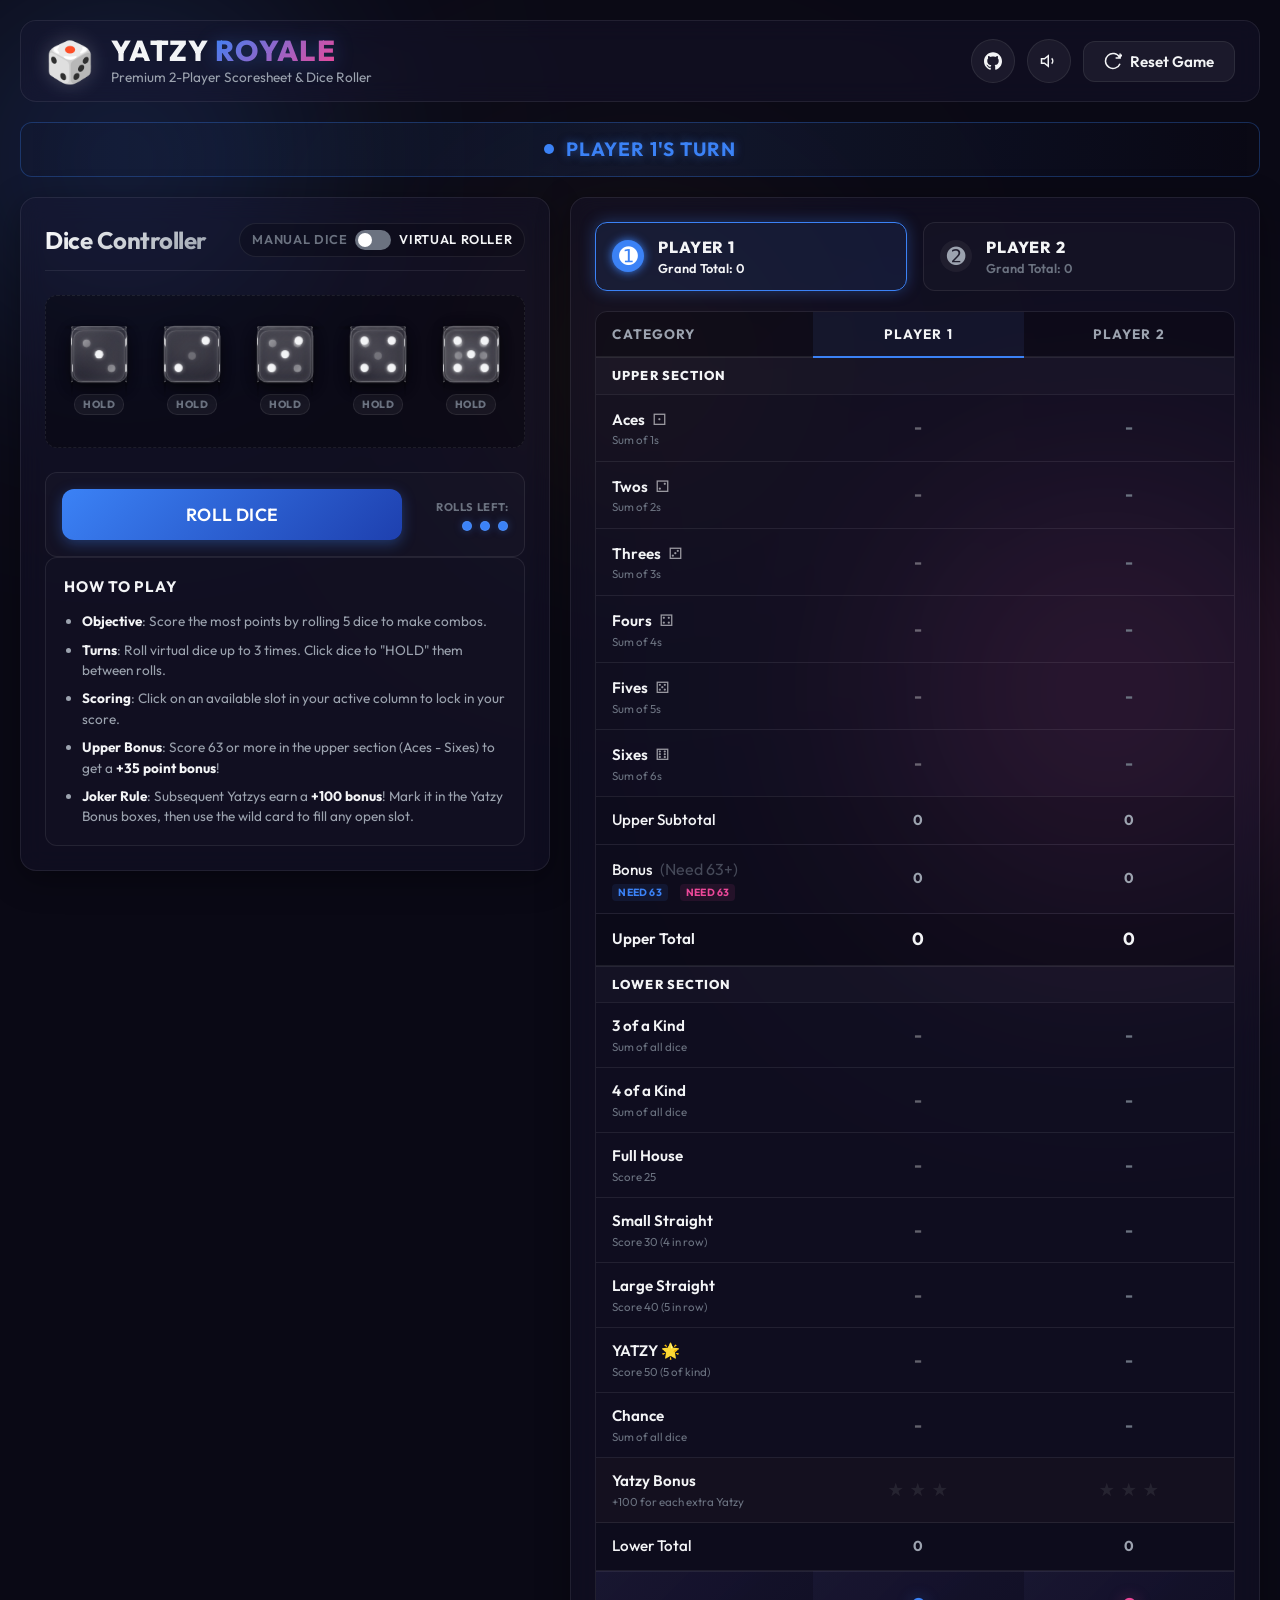
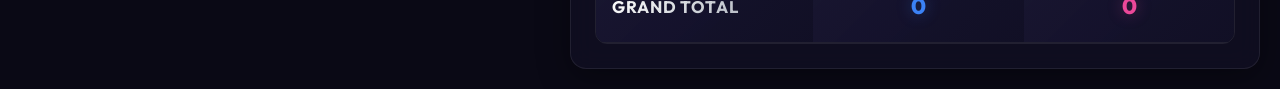
<file: index.html>
<!DOCTYPE html>
<html lang="en">
<head>
  <meta charset="UTF-8">
  <meta name="viewport" content="width=device-width, initial-scale=1.0">
  <title>Yatzy Royale - Premium 2-Player Scoresheet</title>
  <!-- SEO & Social Meta Tags -->
  <meta name="description" content="A gorgeous, fully automated 2-player Yatzy scoresheet and virtual roller. Experience dark-mode aesthetics, custom sound effects, 3D CSS dice, and auto-score calculation.">
  <meta name="keywords" content="yatzy, scoresheet, dice, two player, board game, scores, auto calculator">
  <!-- Google Fonts -->
  <link rel="preconnect" href="https://fonts.googleapis.com">
  <link rel="preconnect" href="https://fonts.gstatic.com" crossorigin>
  <link href="https://fonts.googleapis.com/css2?family=Outfit:wght@300;400;500;600;700;800&family=Plus+Jakarta+Sans:wght@400;500;600;700&display=swap" rel="stylesheet">
  
  <!-- PWA Meta Tags & Manifest -->
  <link rel="manifest" href="manifest.json">
  <meta name="theme-color" content="#09090e">
  <meta name="mobile-web-app-capable" content="yes">
  <meta name="apple-mobile-web-app-capable" content="yes">
  <meta name="apple-mobile-web-app-status-bar-style" content="black-translucent">
  <meta name="apple-mobile-web-app-title" content="Yatzy Royale">
  <link rel="apple-touch-icon" href="src/assets/icon-192.png">
  <link rel="icon" type="image/png" href="src/assets/icon-192.png">
  
  <link rel="stylesheet" href="src/styles/styles.css">
</head>
<body>
  <!-- Ambient Background Gradients -->
  <div class="ambient-glow glow-1"></div>
  <div class="ambient-glow glow-2"></div>
  <div class="ambient-glow glow-3"></div>

  <div class="app-container">
    <!-- Header -->
    <header class="app-header">
      <div class="logo-area">
        <span class="logo-icon">🎲</span>
        <div>
          <h1>YATZY <span class="accent-text">ROYALE</span></h1>
          <p class="subtitle">Premium 2-Player Scoresheet &amp; Dice Roller</p>
        </div>
      </div>
      <div class="header-actions">
        <a href="https://github.com/clmcgrath/yatzy-royale" target="_blank" rel="noopener noreferrer" class="btn btn-icon" title="View Source on GitHub">
          <svg class="icon" viewBox="0 0 24 24" fill="currentColor">
            <path d="M12 .297c-6.63 0-12 5.373-12 12 0 5.303 3.438 9.8 8.205 11.385.6.113.82-.258.82-.577 0-.285-.01-1.04-.015-2.04-3.338.724-4.042-1.61-4.042-1.61C4.422 18.07 3.633 17.7 3.633 17.7c-1.087-.744.084-.729.084-.729 1.205.084 1.838 1.236 1.838 1.236 1.07 1.835 2.809 1.305 3.495.998.108-.776.417-1.305.76-1.605-2.665-.3-5.466-1.332-5.466-5.93 0-1.31.465-2.38 1.235-3.22-.135-.303-.54-1.523.105-3.176 0 0 1.005-.322 3.3 1.23.96-.267 1.98-.399 3-.405 1.02.006 2.04.138 3 .405 2.28-1.552 3.285-1.23 3.285-1.23.645 1.653.24 2.873.12 3.176.765.84 1.23 1.91 1.23 3.22 0 4.61-2.805 5.625-5.475 5.92.42.36.81 1.096.81 2.22 0 1.606-.015 2.896-.015 3.286 0 .315.21.69.825.57C20.565 22.092 24 17.592 24 12.297c0-6.627-5.373-12-12-12"/>
          </svg>
        </a>
        <button id="sound-toggle" class="btn btn-icon" title="Toggle Sound">
          <svg class="icon" viewBox="0 0 24 24" fill="none" stroke="currentColor" stroke-width="2">
            <path id="sound-icon-path" d="M11 5L6 9H2v6h4l5 4V5zM15.54 8.46a5 5 0 0 1 0 7.07" />
          </svg>
        </button>
        <button id="new-game-btn" class="btn btn-secondary">
          <svg class="icon" viewBox="0 0 24 24" fill="none" stroke="currentColor" stroke-width="2">
            <path d="M21.5 2v6h-6M21.34 15.57a10 10 0 1 1-.57-8.38l5.67-5.67"/>
          </svg>
          Reset Game
        </button>
      </div>
    </header>

    <!-- Turn Banner Indicator -->
    <section class="turn-banner" id="turn-banner">
      <div class="turn-content">
        <div class="active-indicator"></div>
        <span id="turn-text">Player 1's Turn</span>
      </div>
    </section>

    <!-- Main Workspace Layout -->
    <main class="game-layout">
      <!-- Left Column: Controller / Dice Tray -->
      <section class="dice-section card">
        <div class="card-header">
          <h2>Dice Controller</h2>
          <div class="mode-toggle">
            <span class="toggle-label">Manual Dice</span>
            <label class="switch">
              <input type="checkbox" id="mode-checkbox">
              <span class="slider"></span>
            </label>
            <span class="toggle-label active">Virtual Roller</span>
          </div>
        </div>

        <!-- Virtual Roller Container -->
        <div id="virtual-roller-container" class="virtual-roller-container">
          <!-- 3D Dice Tray -->
          <div class="dice-tray" id="dice-tray">
            <!-- Die 1 -->
            <div class="die-wrapper" data-index="0">
              <div class="die-cube" id="die-0">
                <div class="die-face face-1">
                  <div class="dot center"></div>
                </div>
                <div class="die-face face-2">
                  <div class="dot top-right"></div>
                  <div class="dot bottom-left"></div>
                </div>
                <div class="die-face face-3">
                  <div class="dot top-right"></div>
                  <div class="dot center"></div>
                  <div class="dot bottom-left"></div>
                </div>
                <div class="die-face face-4">
                  <div class="dot top-left"></div>
                  <div class="dot top-right"></div>
                  <div class="dot bottom-left"></div>
                  <div class="dot bottom-right"></div>
                </div>
                <div class="die-face face-5">
                  <div class="dot top-left"></div>
                  <div class="dot top-right"></div>
                  <div class="dot center"></div>
                  <div class="dot bottom-left"></div>
                  <div class="dot bottom-right"></div>
                </div>
                <div class="die-face face-6">
                  <div class="dot top-left"></div>
                  <div class="dot top-right"></div>
                  <div class="dot middle-left"></div>
                  <div class="dot middle-right"></div>
                  <div class="dot bottom-left"></div>
                  <div class="dot bottom-right"></div>
                </div>
              </div>
              <div class="hold-badge">HOLD</div>
            </div>

            <!-- Die 2 -->
            <div class="die-wrapper" data-index="1">
              <div class="die-cube" id="die-1">
                <div class="die-face face-1">
                  <div class="dot center"></div>
                </div>
                <div class="die-face face-2">
                  <div class="dot top-right"></div>
                  <div class="dot bottom-left"></div>
                </div>
                <div class="die-face face-3">
                  <div class="dot top-right"></div>
                  <div class="dot center"></div>
                  <div class="dot bottom-left"></div>
                </div>
                <div class="die-face face-4">
                  <div class="dot top-left"></div>
                  <div class="dot top-right"></div>
                  <div class="dot bottom-left"></div>
                  <div class="dot bottom-right"></div>
                </div>
                <div class="die-face face-5">
                  <div class="dot top-left"></div>
                  <div class="dot top-right"></div>
                  <div class="dot center"></div>
                  <div class="dot bottom-left"></div>
                  <div class="dot bottom-right"></div>
                </div>
                <div class="die-face face-6">
                  <div class="dot top-left"></div>
                  <div class="dot top-right"></div>
                  <div class="dot middle-left"></div>
                  <div class="dot middle-right"></div>
                  <div class="dot bottom-left"></div>
                  <div class="dot bottom-right"></div>
                </div>
              </div>
              <div class="hold-badge">HOLD</div>
            </div>

            <!-- Die 3 -->
            <div class="die-wrapper" data-index="2">
              <div class="die-cube" id="die-2">
                <div class="die-face face-1">
                  <div class="dot center"></div>
                </div>
                <div class="die-face face-2">
                  <div class="dot top-right"></div>
                  <div class="dot bottom-left"></div>
                </div>
                <div class="die-face face-3">
                  <div class="dot top-right"></div>
                  <div class="dot center"></div>
                  <div class="dot bottom-left"></div>
                </div>
                <div class="die-face face-4">
                  <div class="dot top-left"></div>
                  <div class="dot top-right"></div>
                  <div class="dot bottom-left"></div>
                  <div class="dot bottom-right"></div>
                </div>
                <div class="die-face face-5">
                  <div class="dot top-left"></div>
                  <div class="dot top-right"></div>
                  <div class="dot center"></div>
                  <div class="dot bottom-left"></div>
                  <div class="dot bottom-right"></div>
                </div>
                <div class="die-face face-6">
                  <div class="dot top-left"></div>
                  <div class="dot top-right"></div>
                  <div class="dot middle-left"></div>
                  <div class="dot middle-right"></div>
                  <div class="dot bottom-left"></div>
                  <div class="dot bottom-right"></div>
                </div>
              </div>
              <div class="hold-badge">HOLD</div>
            </div>

            <!-- Die 4 -->
            <div class="die-wrapper" data-index="3">
              <div class="die-cube" id="die-3">
                <div class="die-face face-1">
                  <div class="dot center"></div>
                </div>
                <div class="die-face face-2">
                  <div class="dot top-right"></div>
                  <div class="dot bottom-left"></div>
                </div>
                <div class="die-face face-3">
                  <div class="dot top-right"></div>
                  <div class="dot center"></div>
                  <div class="dot bottom-left"></div>
                </div>
                <div class="die-face face-4">
                  <div class="dot top-left"></div>
                  <div class="dot top-right"></div>
                  <div class="dot bottom-left"></div>
                  <div class="dot bottom-right"></div>
                </div>
                <div class="die-face face-5">
                  <div class="dot top-left"></div>
                  <div class="dot top-right"></div>
                  <div class="dot center"></div>
                  <div class="dot bottom-left"></div>
                  <div class="dot bottom-right"></div>
                </div>
                <div class="die-face face-6">
                  <div class="dot top-left"></div>
                  <div class="dot top-right"></div>
                  <div class="dot middle-left"></div>
                  <div class="dot middle-right"></div>
                  <div class="dot bottom-left"></div>
                  <div class="dot bottom-right"></div>
                </div>
              </div>
              <div class="hold-badge">HOLD</div>
            </div>

            <!-- Die 5 -->
            <div class="die-wrapper" data-index="4">
              <div class="die-cube" id="die-4">
                <div class="die-face face-1">
                  <div class="dot center"></div>
                </div>
                <div class="die-face face-2">
                  <div class="dot top-right"></div>
                  <div class="dot bottom-left"></div>
                </div>
                <div class="die-face face-3">
                  <div class="dot top-right"></div>
                  <div class="dot center"></div>
                  <div class="dot bottom-left"></div>
                </div>
                <div class="die-face face-4">
                  <div class="dot top-left"></div>
                  <div class="dot top-right"></div>
                  <div class="dot bottom-left"></div>
                  <div class="dot bottom-right"></div>
                </div>
                <div class="die-face face-5">
                  <div class="dot top-left"></div>
                  <div class="dot top-right"></div>
                  <div class="dot center"></div>
                  <div class="dot bottom-left"></div>
                  <div class="dot bottom-right"></div>
                </div>
                <div class="die-face face-6">
                  <div class="dot top-left"></div>
                  <div class="dot top-right"></div>
                  <div class="dot middle-left"></div>
                  <div class="dot middle-right"></div>
                  <div class="dot bottom-left"></div>
                  <div class="dot bottom-right"></div>
                </div>
              </div>
              <div class="hold-badge">HOLD</div>
            </div>
          </div>

          <!-- Roll Control Panel -->
          <div class="roll-control">
            <button id="roll-btn" class="btn btn-primary btn-large">
              <span>ROLL DICE</span>
            </button>
            <div class="rolls-left">
              <span class="rolls-left-title">Rolls Left:</span>
              <div class="rolls-dots" id="rolls-dots">
                <span class="roll-dot active"></span>
                <span class="roll-dot active"></span>
                <span class="roll-dot active"></span>
              </div>
            </div>
          </div>
        </div>

        <!-- Manual Mode Tutorial/Banner (Hidden initially) -->
        <div id="manual-mode-banner" class="manual-mode-banner hidden">
          <p>💡 <strong>Manual Scoring Mode Active</strong></p>
          <p>Roll your real physical dice, click any open score box in your column, and enter your score. Tap any value to log it.</p>
        </div>

        <!-- Instructions Panel -->
        <div class="instructions-panel">
          <h3>How to Play</h3>
          <ul>
            <li><strong>Objective</strong>: Score the most points by rolling 5 dice to make combos.</li>
            <li><strong>Turns</strong>: Roll virtual dice up to 3 times. Click dice to "HOLD" them between rolls.</li>
            <li><strong>Scoring</strong>: Click on an available slot in your active column to lock in your score.</li>
            <li><strong>Upper Bonus</strong>: Score 63 or more in the upper section (Aces - Sixes) to get a <strong>+35 point bonus</strong>!</li>
            <li><strong>Joker Rule</strong>: Subsequent Yatzys earn a <strong>+100 bonus</strong>! Mark it in the Yatzy Bonus boxes, then use the wild card to fill any open slot.</li>
          </ul>
        </div>
      </section>

      <!-- Right Column: Scoresheet -->
      <section class="scoresheet-section card">
        <!-- Player Titles & Quick Stats -->
        <div class="players-header">
          <div class="player-heading p1-accent" id="p1-card">
            <span class="p-avatar">➊</span>
            <div>
              <h3>PLAYER 1</h3>
              <p class="grand-total-preview" id="p1-preview-total">Grand Total: 0</p>
            </div>
          </div>
          <div class="player-heading p2-accent" id="p2-card">
            <span class="p-avatar">➋</span>
            <div>
              <h3>PLAYER 2</h3>
              <p class="grand-total-preview" id="p2-preview-total">Grand Total: 0</p>
            </div>
          </div>
        </div>

        <!-- The Table -->
        <div class="table-wrapper">
          <table class="scoresheet-table">
            <thead>
              <tr>
                <th>Category</th>
                <th class="player-col-header active" id="p1-col-header">Player 1</th>
                <th class="player-col-header" id="p2-col-header">Player 2</th>
              </tr>
            </thead>
            <tbody>
              <!-- UPPER SECTION -->
              <tr class="section-title-row">
                <td colspan="3">Upper Section</td>
              </tr>
              <tr class="score-row" data-category="aces">
                <td>
                  <span class="category-name">Aces <span>⚀</span></span>
                  <span class="category-description">Sum of 1s</span>
                </td>
                <td class="score-cell p1-cell" data-player="0" id="cell-0-aces">-</td>
                <td class="score-cell p2-cell" data-player="1" id="cell-1-aces">-</td>
              </tr>
              <tr class="score-row" data-category="twos">
                <td>
                  <span class="category-name">Twos <span>⚁</span></span>
                  <span class="category-description">Sum of 2s</span>
                </td>
                <td class="score-cell p1-cell" data-player="0" id="cell-0-twos">-</td>
                <td class="score-cell p2-cell" data-player="1" id="cell-1-twos">-</td>
              </tr>
              <tr class="score-row" data-category="threes">
                <td>
                  <span class="category-name">Threes <span>⚂</span></span>
                  <span class="category-description">Sum of 3s</span>
                </td>
                <td class="score-cell p1-cell" data-player="0" id="cell-0-threes">-</td>
                <td class="score-cell p2-cell" data-player="1" id="cell-1-threes">-</td>
              </tr>
              <tr class="score-row" data-category="fours">
                <td>
                  <span class="category-name">Fours <span>⚃</span></span>
                  <span class="category-description">Sum of 4s</span>
                </td>
                <td class="score-cell p1-cell" data-player="0" id="cell-0-fours">-</td>
                <td class="score-cell p2-cell" data-player="1" id="cell-1-fours">-</td>
              </tr>
              <tr class="score-row" data-category="fives">
                <td>
                  <span class="category-name">Fives <span>⚄</span></span>
                  <span class="category-description">Sum of 5s</span>
                </td>
                <td class="score-cell p1-cell" data-player="0" id="cell-0-fives">-</td>
                <td class="score-cell p2-cell" data-player="1" id="cell-1-fives">-</td>
              </tr>
              <tr class="score-row" data-category="sixes">
                <td>
                  <span class="category-name">Sixes <span>⚅</span></span>
                  <span class="category-description">Sum of 6s</span>
                </td>
                <td class="score-cell p1-cell" data-player="0" id="cell-0-sixes">-</td>
                <td class="score-cell p2-cell" data-player="1" id="cell-1-sixes">-</td>
              </tr>
              <!-- UPPER CALCS -->
              <tr class="calc-row">
                <td>
                  <span class="category-name font-medium">Upper Subtotal</span>
                </td>
                <td class="calc-cell" id="subtotal-0">0</td>
                <td class="calc-cell" id="subtotal-1">0</td>
              </tr>
              <tr class="calc-row bonus-row">
                <td>
                  <span class="category-name font-medium">Bonus <span class="bonus-hint">(Need 63+)</span></span>
                  <span class="bonus-progress" id="bonus-progress-row">
                    <span class="p1-progress-helper" id="p1-bonus-helper">Need 63</span>
                    <span class="p2-progress-helper" id="p2-bonus-helper">Need 63</span>
                  </span>
                </td>
                <td class="calc-cell" id="bonus-0">0</td>
                <td class="calc-cell" id="bonus-1">0</td>
              </tr>
              <tr class="calc-row total-calc-row">
                <td>
                  <span class="category-name">Upper Total</span>
                </td>
                <td class="calc-cell font-bold" id="uppertotal-0">0</td>
                <td class="calc-cell font-bold" id="uppertotal-1">0</td>
              </tr>

              <!-- LOWER SECTION -->
              <tr class="section-title-row">
                <td colspan="3">Lower Section</td>
              </tr>
              <tr class="score-row" data-category="threeOfKind">
                <td>
                  <span class="category-name">3 of a Kind</span>
                  <span class="category-description">Sum of all dice</span>
                </td>
                <td class="score-cell p1-cell" data-player="0" id="cell-0-threeOfKind">-</td>
                <td class="score-cell p2-cell" data-player="1" id="cell-1-threeOfKind">-</td>
              </tr>
              <tr class="score-row" data-category="fourOfKind">
                <td>
                  <span class="category-name">4 of a Kind</span>
                  <span class="category-description">Sum of all dice</span>
                </td>
                <td class="score-cell p1-cell" data-player="0" id="cell-0-fourOfKind">-</td>
                <td class="score-cell p2-cell" data-player="1" id="cell-1-fourOfKind">-</td>
              </tr>
              <tr class="score-row" data-category="fullHouse">
                <td>
                  <span class="category-name">Full House</span>
                  <span class="category-description">Score 25</span>
                </td>
                <td class="score-cell p1-cell" data-player="0" id="cell-0-fullHouse">-</td>
                <td class="score-cell p2-cell" data-player="1" id="cell-1-fullHouse">-</td>
              </tr>
              <tr class="score-row" data-category="smallStraight">
                <td>
                  <span class="category-name">Small Straight</span>
                  <span class="category-description">Score 30 (4 in row)</span>
                </td>
                <td class="score-cell p1-cell" data-player="0" id="cell-0-smallStraight">-</td>
                <td class="score-cell p2-cell" data-player="1" id="cell-1-smallStraight">-</td>
              </tr>
              <tr class="score-row" data-category="largeStraight">
                <td>
                  <span class="category-name">Large Straight</span>
                  <span class="category-description">Score 40 (5 in row)</span>
                </td>
                <td class="score-cell p1-cell" data-player="0" id="cell-0-largeStraight">-</td>
                <td class="score-cell p2-cell" data-player="1" id="cell-1-largeStraight">-</td>
              </tr>
              <tr class="score-row" data-category="yahtzee">
                <td>
                  <span class="category-name">YATZY 🌟</span>
                  <span class="category-description">Score 50 (5 of kind)</span>
                </td>
                <td class="score-cell p1-cell" data-player="0" id="cell-0-yahtzee">-</td>
                <td class="score-cell p2-cell" data-player="1" id="cell-1-yahtzee">-</td>
              </tr>
              <tr class="score-row" data-category="chance">
                <td>
                  <span class="category-name">Chance</span>
                  <span class="category-description">Sum of all dice</span>
                </td>
                <td class="score-cell p1-cell" data-player="0" id="cell-0-chance">-</td>
                <td class="score-cell p2-cell" data-player="1" id="cell-1-chance">-</td>
              </tr>
              
              <!-- YATZY BONUSES -->
              <tr class="bonus-star-row">
                <td>
                  <span class="category-name">Yatzy Bonus</span>
                  <span class="category-description">+100 for each extra Yatzy</span>
                </td>
                <td class="bonus-stars-cell" data-player="0" id="bonus-stars-0">
                  <div class="stars-container">
                    <span class="star star-dot" data-index="0">★</span>
                    <span class="star star-dot" data-index="1">★</span>
                    <span class="star star-dot" data-index="2">★</span>
                  </div>
                </td>
                <td class="bonus-stars-cell" data-player="1" id="bonus-stars-1">
                  <div class="stars-container">
                    <span class="star star-dot" data-index="0">★</span>
                    <span class="star star-dot" data-index="1">★</span>
                    <span class="star star-dot" data-index="2">★</span>
                  </div>
                </td>
              </tr>

              <!-- LOWER CALCS -->
              <tr class="calc-row">
                <td>
                  <span class="category-name font-medium">Lower Total</span>
                </td>
                <td class="calc-cell" id="lowertotal-0">0</td>
                <td class="calc-cell" id="lowertotal-1">0</td>
              </tr>

              <!-- GRAND TOTALS -->
              <tr class="grand-total-row">
                <td>
                  <span class="category-name font-bold">GRAND TOTAL</span>
                </td>
                <td class="grand-total-cell" id="grandtotal-0">0</td>
                <td class="grand-total-cell" id="grandtotal-1">0</td>
              </tr>
            </tbody>
          </table>
        </div>
      </section>
    </main>
  </div>

  <!-- Manual Entry Number Selector Overlay / Modal -->
  <div class="modal-backdrop hidden" id="manual-modal">
    <div class="modal-card">
      <div class="modal-header">
        <h3 id="modal-title">Enter Score</h3>
        <button class="btn-close" id="modal-close-btn">&times;</button>
      </div>
      <div class="modal-body">
        <p class="modal-info" id="modal-info-text">Choose a score for player 1, category Twos:</p>
        
        <!-- Numeric Picker -->
        <div class="manual-input-container">
          <input type="number" id="manual-score-input" class="manual-input" min="0" max="100" placeholder="0">
        </div>
        
        <!-- Quick Select Preset Scores -->
        <div class="preset-title">Presets for <span id="preset-cat-name">Twos</span>:</div>
        <div class="presets-grid" id="presets-grid">
          <!-- Populated by JS -->
        </div>
      </div>
      <div class="modal-footer">
        <button id="modal-cancel-btn" class="btn btn-secondary">Cancel</button>
        <button id="modal-confirm-btn" class="btn btn-primary">Confirm Score</button>
      </div>
    </div>
  </div>

  <!-- Custom Confirmation Modal -->
  <div class="modal-backdrop hidden" id="confirm-modal">
    <div class="modal-card">
      <div class="modal-header">
        <h3>Reset Match?</h3>
        <button class="btn-close" id="confirm-close-btn">&times;</button>
      </div>
      <div class="modal-body">
        <p class="modal-info" style="margin-bottom: 8px;">Are you sure you want to reset all scores and start a new match? This cannot be undone.</p>
      </div>
      <div class="modal-footer">
        <button id="confirm-cancel-btn" class="btn btn-secondary">Cancel</button>
        <button id="confirm-accept-btn" class="btn btn-primary">Reset Game</button>
      </div>
    </div>
  </div>

  <!-- Custom Score Selection Confirmation Modal -->
  <div class="modal-backdrop hidden" id="score-confirm-modal">
    <div class="modal-card">
      <div class="modal-header">
        <h3>Confirm Score Selection</h3>
        <button class="btn-close" id="score-confirm-close-btn">&times;</button>
      </div>
      <div class="modal-body">
        <p class="modal-info" id="score-confirm-text" style="margin-bottom: 8px;">Do you want to log this score?</p>
      </div>
      <div class="modal-footer">
        <button id="score-confirm-cancel-btn" class="btn btn-secondary">Cancel</button>
        <button id="score-confirm-accept-btn" class="btn btn-primary">Confirm Score</button>
      </div>
    </div>
  </div>

  <!-- Winner Celebration Overlay -->
  <div class="winner-overlay hidden" id="winner-overlay">
    <div class="winner-card">
      <div class="trophy">🏆</div>
      <h2 id="winner-title">PLAYER 1 WINS!</h2>
      <div class="winner-scores">
        <div class="winner-score-pill player-1-pill">
          <span>Player 1</span>
          <strong id="winner-p1-score">0</strong>
        </div>
        <div class="winner-score-pill player-2-pill">
          <span>Player 2</span>
          <strong id="winner-p2-score">0</strong>
        </div>
      </div>
      <p class="winner-congrats" id="winner-congrats-text">An absolute masterclass in rolling!</p>
      <button id="restart-game-btn" class="btn btn-primary btn-large">Play Again</button>
    </div>
    <canvas class="confetti-canvas" id="confetti-canvas"></canvas>
  </div>

  <script src="src/scripts/app.js"></script>
</body>
</html>
</file>
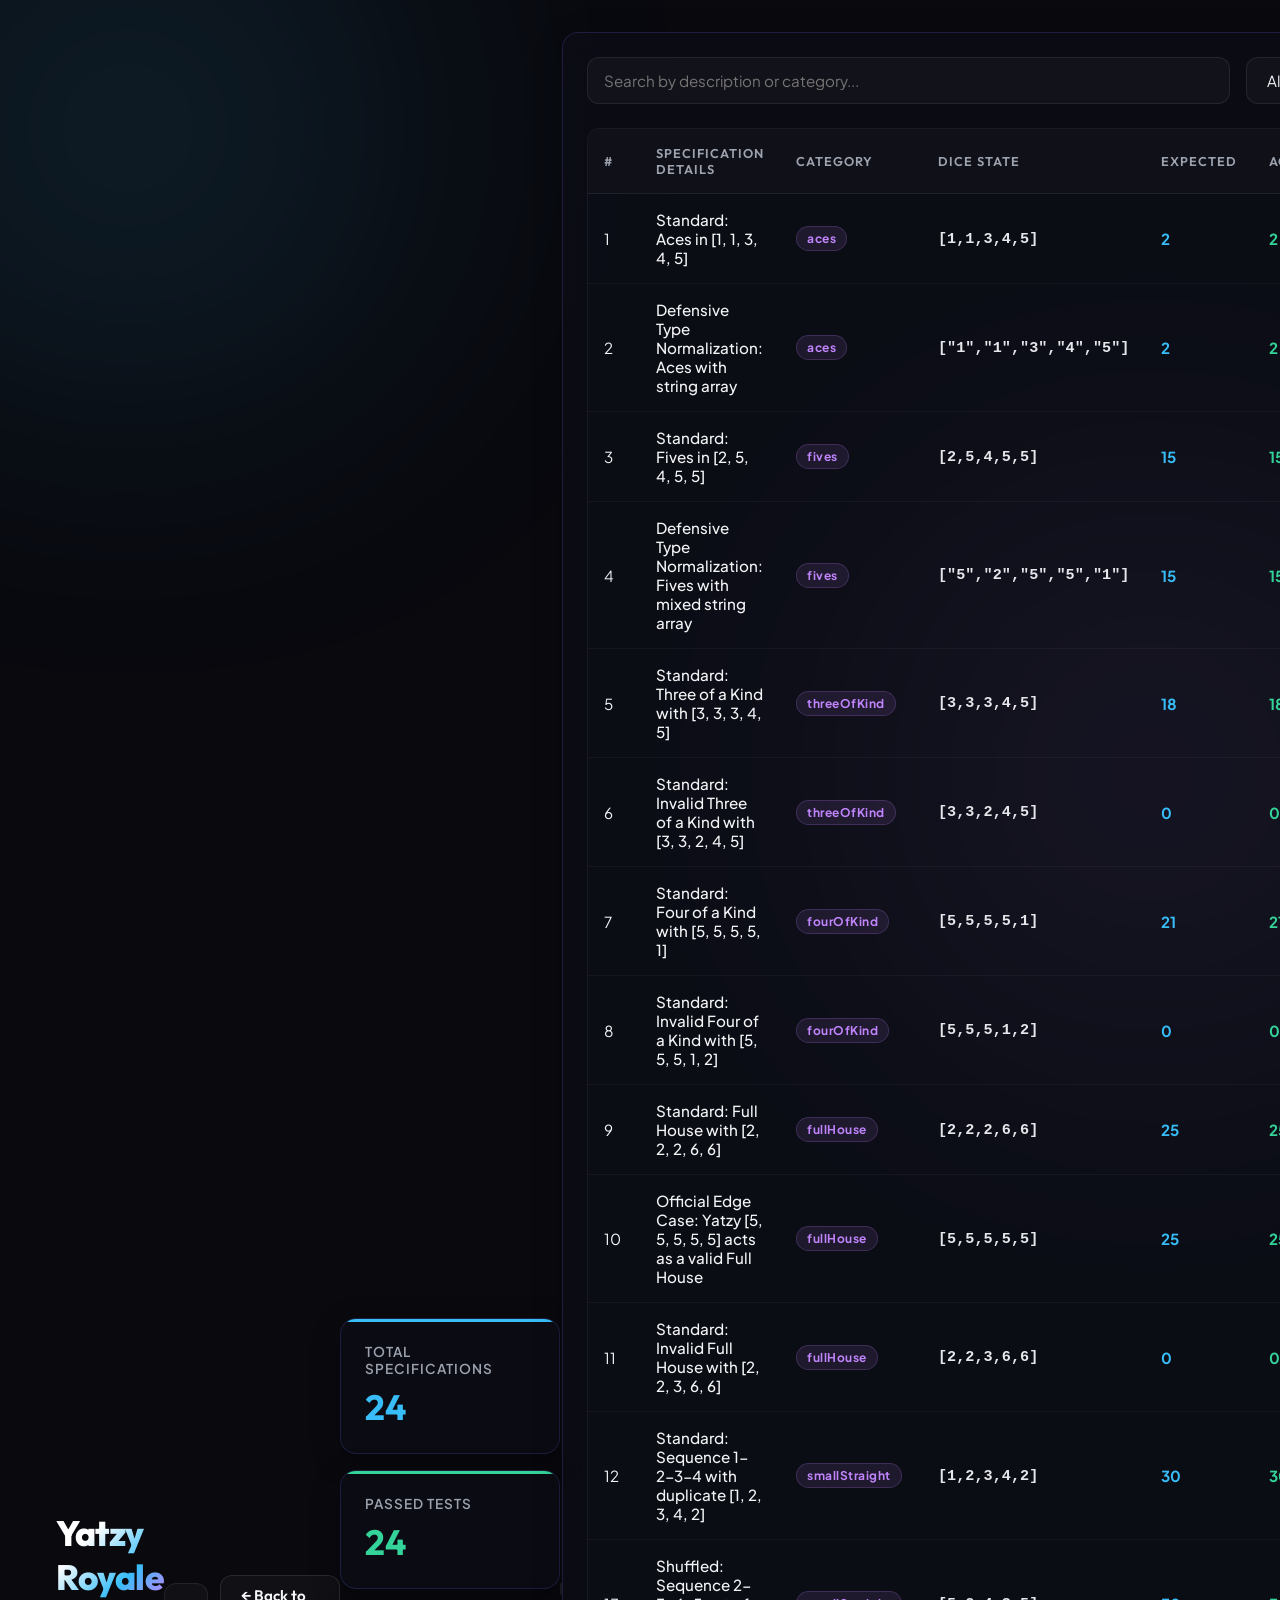
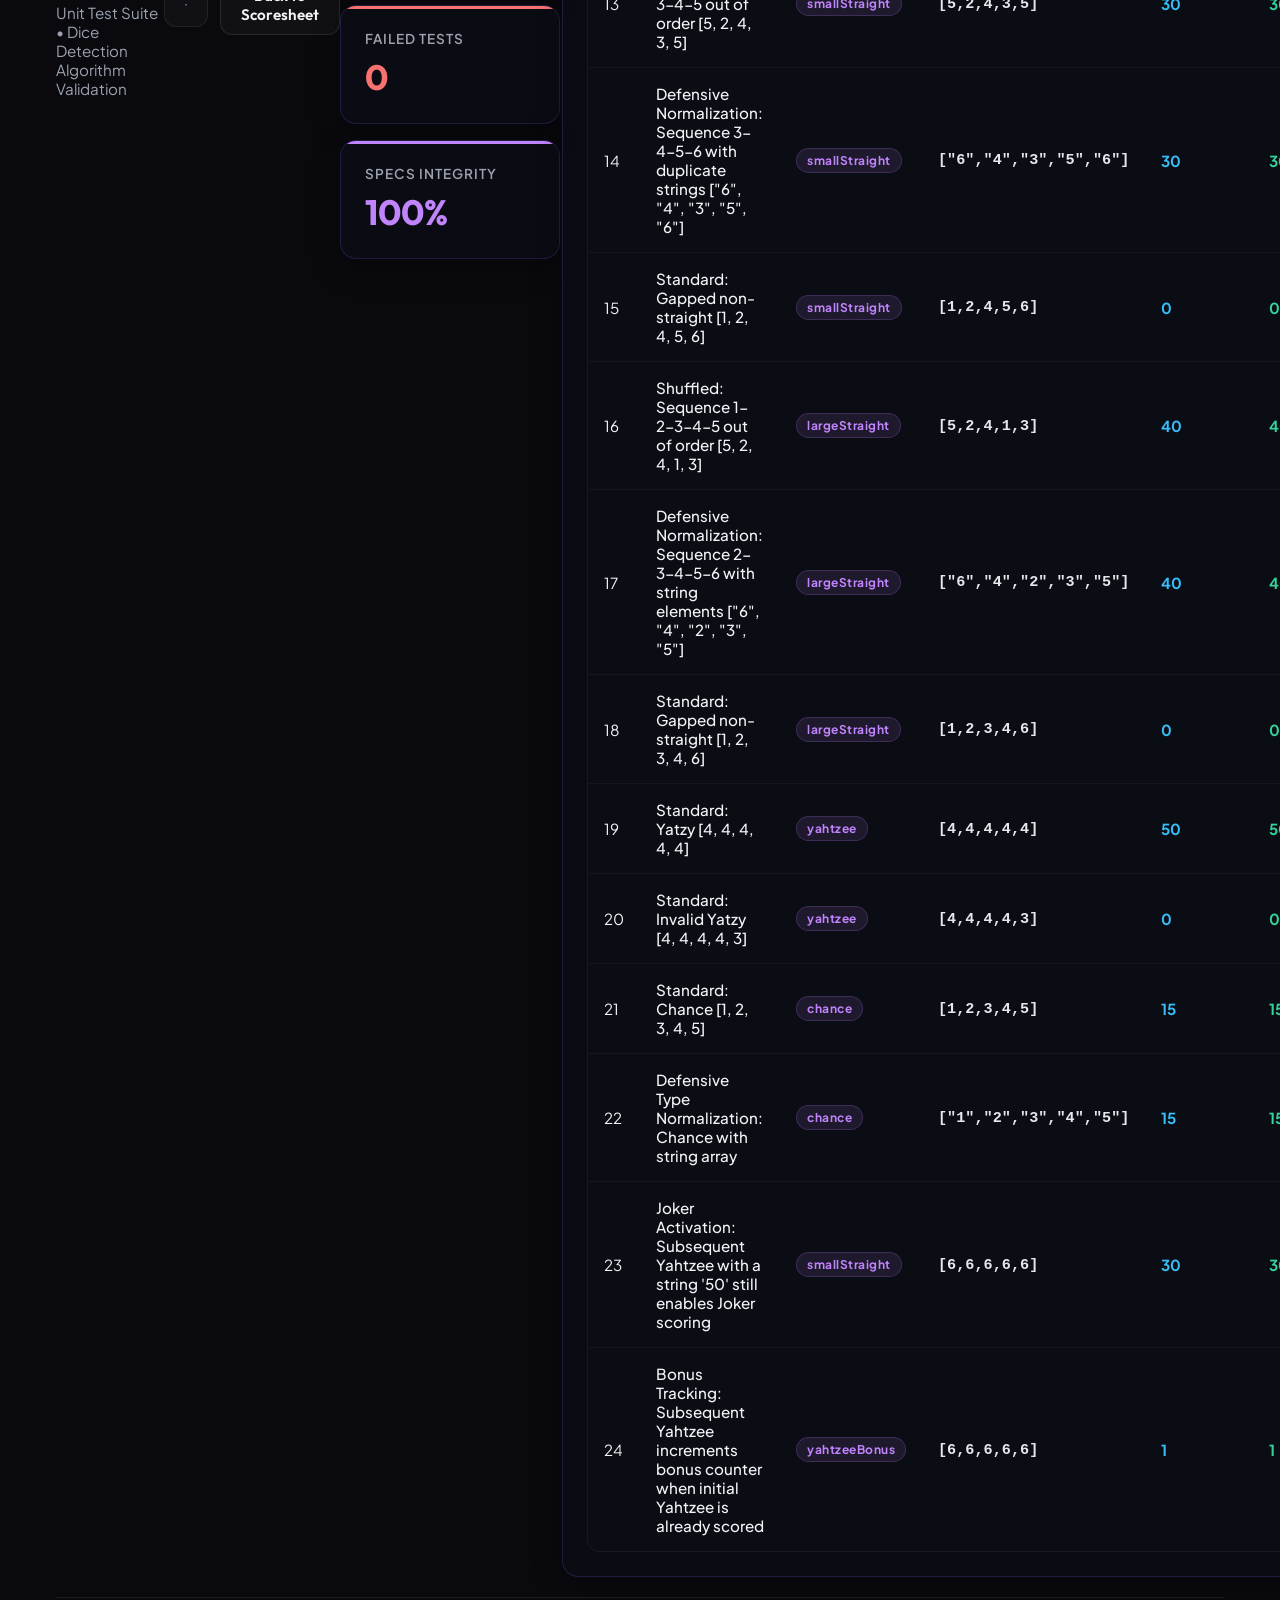
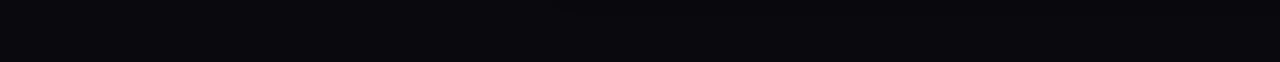
<file: tests/tests.html>
<!DOCTYPE html>
<html lang="en">
<head>
  <meta charset="UTF-8">
  <meta name="viewport" content="width=device-width, initial-scale=1.0">
  <title>Yatzy Royale - Test Suite Dashboard</title>
  <link rel="preconnect" href="https://fonts.googleapis.com">
  <link rel="preconnect" href="https://fonts.gstatic.com" crossorigin>
  <link href="https://fonts.googleapis.com/css2?family=Outfit:wght@300;400;500;600;700;800&family=Plus+Jakarta+Sans:wght@400;500;600;700&display=swap" rel="stylesheet">
  
  <style>
    /* Styling to match the high-end Yatzy Royale Cyberpunk Dark Theme */
    :root {
      --bg-dark: #09090e;
      --bg-card: rgba(17, 17, 28, 0.45);
      --border-glow: rgba(99, 102, 241, 0.2);
      --neon-purple: #c084fc;
      --neon-cyan: #38bdf8;
      --neon-green: #34d399;
      --neon-red: #f87171;
      --text-main: #f3f4f6;
      --text-muted: #9ca3af;
    }

    * {
      box-sizing: border-box;
      margin: 0;
      padding: 0;
    }

    body {
      background-color: var(--bg-dark);
      color: var(--text-main);
      font-family: 'Plus Jakarta Sans', sans-serif;
      min-height: 100vh;
      overflow-x: hidden;
      position: relative;
    }

    /* Background Ambient Gradients */
    .ambient-glow {
      position: fixed;
      width: 40vw;
      height: 40vw;
      border-radius: 50%;
      filter: blur(150px);
      z-index: -1;
      opacity: 0.15;
      pointer-events: none;
    }
    .glow-1 {
      top: -10vw;
      left: -10vw;
      background: var(--neon-cyan);
    }
    .glow-2 {
      bottom: -10vw;
      right: -10vw;
      background: var(--neon-purple);
    }

    .container {
      max-width: 1200px;
      margin: 0 auto;
      padding: 32px 16px;
    }

    /* Header styling */
    header {
      display: flex;
      justify-content: space-between;
      align-items: center;
      margin-bottom: 32px;
      border-bottom: 1px solid rgba(255, 255, 255, 0.08);
      padding-bottom: 20px;
    }

    h1 {
      font-family: 'Outfit', sans-serif;
      font-size: 2.2rem;
      font-weight: 800;
      letter-spacing: -0.5px;
      background: linear-gradient(135deg, #fff 30%, var(--neon-cyan) 70%, var(--neon-purple) 100%);
      -webkit-background-clip: text;
      -webkit-text-fill-color: transparent;
    }

    .subtitle {
      font-size: 0.95rem;
      color: var(--text-muted);
      margin-top: 4px;
    }

    .btn {
      display: inline-flex;
      align-items: center;
      justify-content: center;
      padding: 10px 20px;
      border-radius: 12px;
      font-family: 'Outfit', sans-serif;
      font-weight: 600;
      font-size: 0.95rem;
      text-decoration: none;
      transition: all 0.25s cubic-bezier(0.4, 0, 0.2, 1);
      cursor: pointer;
      border: 1px solid rgba(255, 255, 255, 0.1);
    }

    .btn-secondary {
      background: rgba(255, 255, 255, 0.03);
      color: var(--text-main);
    }

    .btn-secondary:hover {
      background: rgba(255, 255, 255, 0.08);
      transform: translateY(-2px);
      box-shadow: 0 4px 12px rgba(0, 0, 0, 0.3);
    }

    /* Dashboard cards */
    .dashboard-grid {
      display: grid;
      grid-template-columns: repeat(auto-fit, minmax(220px, 1fr));
      gap: 16px;
      margin-bottom: 32px;
    }

    .stat-card {
      background: var(--bg-card);
      backdrop-filter: blur(16px);
      -webkit-backdrop-filter: blur(16px);
      border: 1px solid var(--border-glow);
      border-radius: 16px;
      padding: 24px;
      position: relative;
      overflow: hidden;
      box-shadow: 0 8px 32px rgba(0, 0, 0, 0.2);
    }

    .stat-card::after {
      content: '';
      position: absolute;
      top: 0;
      left: 0;
      width: 100%;
      height: 3px;
    }

    .stat-card.total::after { background: var(--neon-cyan); }
    .stat-card.passed::after { background: var(--neon-green); }
    .stat-card.failed::after { background: var(--neon-red); }
    .stat-card.percent::after { background: var(--neon-purple); }

    .stat-label {
      font-size: 0.85rem;
      text-transform: uppercase;
      letter-spacing: 1px;
      color: var(--text-muted);
      font-weight: 600;
      margin-bottom: 8px;
    }

    .stat-value {
      font-family: 'Outfit', sans-serif;
      font-size: 2.2rem;
      font-weight: 700;
    }

    .text-cyan { color: var(--neon-cyan); }
    .text-green { color: var(--neon-green); }
    .text-red { color: var(--neon-red); }
    .text-purple { color: var(--neon-purple); }

    /* Progress bar */
    .progress-container {
      background: rgba(255, 255, 255, 0.05);
      border-radius: 12px;
      height: 12px;
      width: 100%;
      overflow: hidden;
      margin-bottom: 32px;
      border: 1px solid rgba(255, 255, 255, 0.04);
    }

    .progress-bar-fill {
      height: 100%;
      width: 0%;
      background: linear-gradient(90deg, var(--neon-cyan), var(--neon-purple));
      transition: width 0.8s cubic-bezier(0.4, 0, 0.2, 1);
    }

    /* Main testing table area */
    .test-card {
      background: var(--bg-card);
      backdrop-filter: blur(16px);
      -webkit-backdrop-filter: blur(16px);
      border: 1px solid var(--border-glow);
      border-radius: 16px;
      padding: 24px;
      box-shadow: 0 8px 32px rgba(0, 0, 0, 0.2);
    }

    /* Filters section */
    .filters-section {
      display: flex;
      gap: 16px;
      margin-bottom: 24px;
      flex-wrap: wrap;
    }

    .search-input {
      flex: 1;
      min-width: 250px;
      background: rgba(255, 255, 255, 0.03);
      border: 1px solid rgba(255, 255, 255, 0.08);
      border-radius: 12px;
      padding: 12px 16px;
      color: var(--text-main);
      font-family: 'Plus Jakarta Sans', sans-serif;
      font-size: 0.95rem;
      outline: none;
      transition: all 0.25s;
    }

    .search-input:focus {
      border-color: var(--neon-cyan);
      box-shadow: 0 0 12px rgba(56, 189, 248, 0.15);
      background: rgba(255, 255, 255, 0.05);
    }

    .status-select {
      background: rgba(255, 255, 255, 0.03);
      border: 1px solid rgba(255, 255, 255, 0.08);
      border-radius: 12px;
      padding: 12px 16px;
      color: var(--text-main);
      font-family: 'Plus Jakarta Sans', sans-serif;
      font-size: 0.95rem;
      outline: none;
      cursor: pointer;
      transition: all 0.25s;
    }

    .status-select:focus {
      border-color: var(--neon-purple);
      box-shadow: 0 0 12px rgba(192, 132, 252, 0.15);
    }

    .status-select option {
      background: var(--bg-dark);
      color: var(--text-main);
    }

    /* Table styling */
    .table-container {
      overflow-x: auto;
      border-radius: 12px;
      border: 1px solid rgba(255, 255, 255, 0.06);
    }

    table {
      width: 100%;
      border-collapse: collapse;
      text-align: left;
      font-size: 0.95rem;
    }

    th {
      background: rgba(255, 255, 255, 0.02);
      padding: 16px;
      font-family: 'Outfit', sans-serif;
      font-weight: 600;
      color: var(--text-muted);
      border-bottom: 1px solid rgba(255, 255, 255, 0.08);
      text-transform: uppercase;
      font-size: 0.8rem;
      letter-spacing: 1px;
    }

    td {
      padding: 16px;
      border-bottom: 1px solid rgba(255, 255, 255, 0.04);
      color: var(--text-main);
    }

    tr:last-child td {
      border-bottom: none;
    }

    tr.passed-row {
      background: rgba(16, 185, 129, 0.01);
    }

    tr.failed-row {
      background: rgba(239, 68, 68, 0.01);
    }

    tr:hover {
      background: rgba(255, 255, 255, 0.02);
    }

    .font-mono {
      font-family: 'Courier New', Courier, monospace;
      font-weight: 700;
      color: #e5e7eb;
    }

    .font-medium {
      font-weight: 500;
    }

    .font-bold {
      font-weight: 700;
    }

    /* Badges */
    .badge {
      display: inline-flex;
      align-items: center;
      padding: 4px 10px;
      border-radius: 999px;
      font-size: 0.75rem;
      font-weight: 700;
      letter-spacing: 0.5px;
    }

    .badge-category {
      background: rgba(192, 132, 252, 0.1);
      color: var(--neon-purple);
      border: 1px solid rgba(192, 132, 252, 0.2);
    }

    .badge-pass {
      background: rgba(16, 185, 129, 0.1);
      color: var(--neon-green);
      border: 1px solid rgba(16, 185, 129, 0.2);
    }

    .badge-fail {
      background: rgba(239, 68, 68, 0.1);
      color: var(--neon-red);
      border: 1px solid rgba(239, 68, 68, 0.2);
    }

    .font-bold.text-blue { color: var(--neon-cyan); }
    .font-bold.text-green { color: var(--neon-green); }
    .font-bold.text-red { color: var(--neon-red); }
  </style>
</head>
<body>

  <!-- Ambient BG Glows -->
  <div class="ambient-glow glow-1"></div>
  <div class="ambient-glow glow-2"></div>

  <div class="container">
    <!-- Header -->
    <header>
      <div>
        <h1>Yatzy Royale</h1>
        <div class="subtitle">Unit Test Suite • Dice Detection Algorithm Validation</div>
      </div>
      <div style="display: flex; gap: 12px; align-items: center;">
        <a href="https://github.com/clmcgrath/yatzy-royale" target="_blank" rel="noopener noreferrer" class="btn btn-icon" title="View Source on GitHub" style="width: 44px; height: 44px; display: flex; align-items: center; justify-content: center; background: rgba(255, 255, 255, 0.03); border: 1px solid rgba(255, 255, 255, 0.08); border-radius: 12px; color: var(--text-muted); cursor: pointer; transition: all 0.25s;">
          <svg class="icon" viewBox="0 0 24 24" fill="currentColor" style="width: 20px; height: 20px;">
            <path d="M12 .297c-6.63 0-12 5.373-12 12 0 5.303 3.438 9.8 8.205 11.385.6.113.82-.258.82-.577 0-.285-.01-1.04-.015-2.04-3.338.724-4.042-1.61-4.042-1.61C4.422 18.07 3.633 17.7 3.633 17.7c-1.087-.744.084-.729.084-.729 1.205.084 1.838 1.236 1.838 1.236 1.07 1.835 2.809 1.305 3.495.998.108-.776.417-1.305.76-1.605-2.665-.3-5.466-1.332-5.466-5.93 0-1.31.465-2.38 1.235-3.22-.135-.303-.54-1.523.105-3.176 0 0 1.005-.322 3.3 1.23.96-.267 1.98-.399 3-.405 1.02.006 2.04.138 3 .405 2.28-1.552 3.285-1.23 3.285-1.23.645 1.653.24 2.873.12 3.176.765.84 1.23 1.91 1.23 3.22 0 4.61-2.805 5.625-5.475 5.92.42.36.81 1.096.81 2.22 0 1.606-.015 2.896-.015 3.286 0 .315.21.69.825.57C20.565 22.092 24 17.592 24 12.297c0-6.627-5.373-12-12-12"/>
          </svg>
        </a>
        <a href="../index.html" class="btn btn-secondary">← Back to Scoresheet</a>
      </div>

    <!-- Dashboard Cards -->
    <section class="dashboard-grid">
      <div class="stat-card total">
        <div class="stat-label">Total Specifications</div>
        <div class="stat-value text-cyan" id="total-tests">0</div>
      </div>
      <div class="stat-card passed">
        <div class="stat-label">Passed Tests</div>
        <div class="stat-value text-green" id="passed-tests">0</div>
      </div>
      <div class="stat-card failed">
        <div class="stat-label">Failed Tests</div>
        <div class="stat-value text-red" id="failed-tests">0</div>
      </div>
      <div class="stat-card percent">
        <div class="stat-label">Specs Integrity</div>
        <div class="stat-value text-purple" id="pass-percentage">0%</div>
      </div>
    </section>

    <!-- Progress Bar -->
    <div class="progress-container">
      <div class="progress-bar-fill" id="progress-bar-fill"></div>
    </div>

    <!-- Test List Card -->
    <section class="test-card">
      <!-- Search & Filters -->
      <div class="filters-section">
        <input type="text" id="filter-search" class="search-input" placeholder="Search by description or category...">
        <select id="filter-status" class="status-select">
          <option value="all">All Specs</option>
          <option value="passed">Passed Spec Only</option>
          <option value="failed">Failed Spec Only</option>
        </select>
      </div>

      <!-- Test specifications table -->
      <div class="table-container">
        <table>
          <thead>
            <tr>
              <th style="width: 50px;">#</th>
              <th>Specification Details</th>
              <th style="width: 150px;">Category</th>
              <th style="width: 180px;">Dice State</th>
              <th style="width: 100px;">Expected</th>
              <th style="width: 100px;">Actual</th>
              <th style="width: 120px;">Result</th>
            </tr>
          </thead>
          <tbody id="tests-tbody">
            <!-- Populated dynamically by tests.js -->
          </tbody>
        </table>
      </div>
    </section>
  </div>

  <!-- Mock STATE object globally to prevent app.js failures -->
  <script>
    window.STATE = {
      scores: [
        { yahtzee: null },
        { yahtzee: null }
      ],
      activePlayer: 0
    };
  </script>

  <!-- Load main app.js code to obtain calculatePotentialScore -->
  <script src="../src/scripts/app.js"></script>

  <!-- Load and execute the unit tests -->
  <script src="tests.js"></script>
</body>
</html>
</file>
<file: src/styles/styles.css>
/* ==========================================================================
   DESIGN SYSTEM & CONSTANTS
   ========================================================================== */
:root {
  /* Color Palette */
  --bg-primary: #0a0915;
  --bg-secondary: #121026;
  --bg-card: rgba(26, 24, 54, 0.35);
  --bg-card-hover: rgba(35, 32, 73, 0.5);
  --border-color: rgba(255, 255, 255, 0.08);
  --border-color-glow: rgba(255, 255, 255, 0.15);
  
  /* Player Colors */
  --p1-color: #3b82f6;      /* Vibrant Blue */
  --p1-color-glow: rgba(59, 130, 246, 0.35);
  --p1-bg-soft: rgba(59, 130, 246, 0.1);
  
  --p2-color: #ec4899;      /* Hot Pink */
  --p2-color-glow: rgba(236, 72, 153, 0.35);
  --p2-bg-soft: rgba(236, 72, 153, 0.1);

  /* Accents */
  --accent-gold: #f59e0b;    /* Gold/Amber */
  --accent-gold-glow: rgba(245, 158, 11, 0.4);
  --accent-emerald: #10b981; /* Emerald Green */
  --accent-emerald-glow: rgba(16, 185, 129, 0.3);
  
  --text-primary: #f3f4f6;
  --text-secondary: #9ca3af;
  --text-muted: #6b7280;

  /* Typography */
  --font-main: 'Outfit', 'Plus Jakarta Sans', system-ui, -apple-system, sans-serif;
  
  /* Layout & Shadows */
  --radius-lg: 16px;
  --radius-md: 12px;
  --radius-sm: 8px;
  --shadow-glow: 0 8px 32px 0 rgba(0, 0, 0, 0.37);
  --glass-blur: blur(12px);
}

/* ==========================================================================
   GLOBAL STYLES
   ========================================================================== */
* {
  box-sizing: border-box;
  margin: 0;
  padding: 0;
  -webkit-tap-highlight-color: transparent;
}

body {
  background-color: var(--bg-primary);
  color: var(--text-primary);
  font-family: var(--font-main);
  min-height: 100vh;
  position: relative;
  overflow-x: hidden;
  line-height: 1.5;
  display: flex;
  justify-content: center;
  align-items: flex-start;
  padding: 20px;
}

/* Ambient Background Glow Blobs */
.ambient-glow {
  position: fixed;
  border-radius: 50%;
  filter: blur(100px);
  z-index: -1;
  opacity: 0.25;
  pointer-events: none;
  mix-blend-mode: screen;
}
.glow-1 {
  width: 500px;
  height: 500px;
  background: radial-gradient(circle, var(--p1-color) 0%, transparent 80%);
  top: -10%;
  left: -10%;
}
.glow-2 {
  width: 600px;
  height: 600px;
  background: radial-gradient(circle, var(--p2-color) 0%, transparent 80%);
  bottom: -10%;
  right: -10%;
}
.glow-3 {
  width: 400px;
  height: 400px;
  background: radial-gradient(circle, var(--accent-gold) 0%, transparent 80%);
  top: 40%;
  left: 50%;
  transform: translate(-50%, -50%);
  opacity: 0.1;
}

/* ==========================================================================
   CONTAINERS & CARDS (GLASSMORPHISM)
   ========================================================================== */
.app-container {
  width: 100%;
  max-width: 1300px;
  margin: 0 auto;
  display: flex;
  flex-direction: column;
  gap: 20px;
}

.card {
  background: var(--bg-card);
  backdrop-filter: var(--glass-blur);
  -webkit-backdrop-filter: var(--glass-blur);
  border: 1px solid var(--border-color);
  border-radius: var(--radius-lg);
  box-shadow: var(--shadow-glow);
  padding: 24px;
  transition: border-color 0.3s ease, box-shadow 0.3s ease;
}
.card:hover {
  border-color: var(--border-color-glow);
}

.card-header {
  display: flex;
  justify-content: space-between;
  align-items: center;
  margin-bottom: 24px;
  border-bottom: 1px solid var(--border-color);
  padding-bottom: 12px;
}
.card-header h2 {
  font-size: 1.5rem;
  font-weight: 700;
  letter-spacing: -0.02em;
  background: linear-gradient(135deg, #fff 0%, var(--text-secondary) 100%);
  -webkit-background-clip: text;
  -webkit-text-fill-color: transparent;
}

/* ==========================================================================
   HEADER & ACTIONS
   ========================================================================== */
.app-header {
  display: flex;
  justify-content: space-between;
  align-items: center;
  padding: 10px 24px;
  background: var(--bg-card);
  backdrop-filter: var(--glass-blur);
  -webkit-backdrop-filter: var(--glass-blur);
  border: 1px solid var(--border-color);
  border-radius: var(--radius-lg);
}

.logo-area {
  display: flex;
  align-items: center;
  gap: 16px;
}
.logo-icon {
  font-size: 2.5rem;
  filter: drop-shadow(0 0 10px rgba(255, 255, 255, 0.2));
  animation: float 4s ease-in-out infinite;
}
.logo-area h1 {
  font-size: 1.8rem;
  font-weight: 800;
  letter-spacing: 0.05em;
  line-height: 1.1;
}
.logo-area .accent-text {
  background: linear-gradient(135deg, var(--p1-color) 0%, var(--p2-color) 100%);
  -webkit-background-clip: text;
  -webkit-text-fill-color: transparent;
  filter: drop-shadow(0 2px 10px var(--p1-color-glow));
}
.logo-area .subtitle {
  font-size: 0.85rem;
  color: var(--text-secondary);
  font-weight: 400;
}

.header-actions {
  display: flex;
  align-items: center;
  gap: 12px;
}

/* BUTTONS */
.btn {
  font-family: var(--font-main);
  font-size: 0.95rem;
  font-weight: 600;
  padding: 10px 20px;
  border-radius: var(--radius-md);
  border: none;
  cursor: pointer;
  display: inline-flex;
  align-items: center;
  justify-content: center;
  gap: 8px;
  transition: all 0.2s cubic-bezier(0.4, 0, 0.2, 1);
}
.btn-primary {
  background: linear-gradient(135deg, var(--p1-color) 0%, #1e40af 100%);
  color: white;
  box-shadow: 0 4px 14px var(--p1-color-glow);
}
.btn-primary:hover {
  transform: translateY(-2px);
  box-shadow: 0 6px 20px var(--p1-color-glow);
  filter: brightness(1.1);
}
.btn-primary:active {
  transform: translateY(0);
}
.btn-secondary {
  background: rgba(255, 255, 255, 0.05);
  color: var(--text-primary);
  border: 1px solid var(--border-color);
}
.btn-secondary:hover {
  background: rgba(255, 255, 255, 0.1);
  border-color: var(--border-color-glow);
  transform: translateY(-1px);
}
.btn-icon {
  width: 44px;
  height: 44px;
  padding: 0;
  border-radius: 50%;
  background: rgba(255, 255, 255, 0.05);
  color: var(--text-primary);
  border: 1px solid var(--border-color);
}
.btn-icon:hover {
  background: rgba(255, 255, 255, 0.1);
  color: var(--accent-gold);
  border-color: var(--accent-gold-glow);
}
.btn-large {
  padding: 14px 28px;
  font-size: 1.1rem;
  letter-spacing: 0.02em;
}

.icon {
  width: 18px;
  height: 18px;
}

/* ==========================================================================
   TURN BANNER
   ========================================================================== */
.turn-banner {
  padding: 12px;
  border-radius: var(--radius-md);
  text-align: center;
  transition: all 0.5s ease;
  position: relative;
  overflow: hidden;
  font-weight: 700;
  font-size: 1.2rem;
  letter-spacing: 0.05em;
  text-transform: uppercase;
  background: rgba(255, 255, 255, 0.02);
  border: 1px solid var(--border-color);
}
.turn-banner.p1-turn {
  background: linear-gradient(90deg, transparent 0%, var(--p1-bg-soft) 50%, transparent 100%);
  border-color: rgba(59, 130, 246, 0.3);
  color: var(--p1-color);
  text-shadow: 0 0 10px rgba(59, 130, 246, 0.5);
}
.turn-banner.p2-turn {
  background: linear-gradient(90deg, transparent 0%, var(--p2-bg-soft) 50%, transparent 100%);
  border-color: rgba(236, 72, 153, 0.3);
  color: var(--p2-color);
  text-shadow: 0 0 10px rgba(236, 72, 153, 0.5);
}

.turn-content {
  display: flex;
  align-items: center;
  justify-content: center;
  gap: 12px;
}
.active-indicator {
  width: 10px;
  height: 10px;
  border-radius: 50%;
  background-color: currentColor;
  animation: pulse-glow 1.5s infinite alternate;
}

/* ==========================================================================
   GAME PLAYOUT GRID
   ========================================================================== */
.game-layout {
  display: grid;
  grid-template-columns: 1fr 1.3fr;
  gap: 20px;
  align-items: start;
}

/* MODE TOGGLE SWITCH */
.mode-toggle {
  display: flex;
  align-items: center;
  gap: 8px;
  background: rgba(0, 0, 0, 0.2);
  padding: 6px 12px;
  border-radius: 20px;
  border: 1px solid var(--border-color);
}
.toggle-label {
  font-size: 0.8rem;
  color: var(--text-muted);
  font-weight: 600;
  text-transform: uppercase;
  letter-spacing: 0.05em;
  transition: color 0.3s;
}
.toggle-label.active {
  color: var(--text-primary);
}
.switch {
  position: relative;
  display: inline-block;
  width: 36px;
  height: 20px;
}
.switch input {
  opacity: 0;
  width: 0;
  height: 0;
}
.slider {
  position: absolute;
  cursor: pointer;
  top: 0;
  left: 0;
  right: 0;
  bottom: 0;
  background-color: var(--text-muted);
  transition: .4s;
  border-radius: 34px;
}
.slider:before {
  position: absolute;
  content: "";
  height: 14px;
  width: 14px;
  left: 3px;
  bottom: 3px;
  background-color: white;
  transition: .4s;
  border-radius: 50%;
}
input:checked + .slider {
  background-color: var(--p1-color);
}
input:checked + .slider:before {
  transform: translateX(16px);
}

/* ==========================================================================
   VIRTUAL ROLLER & DICE
   ========================================================================== */
.virtual-roller-container {
  display: flex;
  flex-direction: column;
  gap: 24px;
}

/* 3D Dice Tray */
.dice-tray {
  display: flex;
  justify-content: space-around;
  align-items: center;
  background: rgba(0, 0, 0, 0.3);
  border-radius: var(--radius-md);
  padding: 24px 12px;
  border: 1px dashed var(--border-color);
  min-height: 130px;
  gap: 10px;
}

/* Die Cube Core Styles */
.die-wrapper {
  display: flex;
  flex-direction: column;
  align-items: center;
  gap: 12px;
  cursor: pointer;
  perspective: 600px;
  padding: 8px;
  border-radius: var(--radius-sm);
  transition: background-color 0.2s;
}
.die-wrapper:hover {
  background: rgba(255, 255, 255, 0.03);
}

/* 3D Cube Structure */
.die-cube {
  width: 54px;
  height: 54px;
  position: relative;
  transform-style: preserve-3d;
  transition: transform 1s cubic-bezier(0.25, 0.8, 0.25, 1.15);
}

.die-face {
  position: absolute;
  width: 54px;
  height: 54px;
  background: linear-gradient(135deg, rgba(255, 255, 255, 0.12) 0%, rgba(255, 255, 255, 0.03) 100%);
  backdrop-filter: var(--glass-blur);
  -webkit-backdrop-filter: var(--glass-blur);
  border: 1.5px solid rgba(255, 255, 255, 0.25);
  border-radius: 10px;
  box-shadow: inset 0 0 8px rgba(255, 255, 255, 0.08), 0 5px 15px rgba(0, 0, 0, 0.4);
}

/* Standard Rotations for Dice Faces */
.face-1 { transform: rotateY(0deg) translateZ(27px); }
.face-2 { transform: rotateY(180deg) translateZ(27px); }
.face-3 { transform: rotateY(-90deg) translateZ(27px); }
.face-4 { transform: rotateY(90deg) translateZ(27px); }
.face-5 { transform: rotateX(90deg) translateZ(27px); }
.face-6 { transform: rotateX(-90deg) translateZ(27px); }

/* Die Face Colors depending on lock state */
.die-wrapper.held .die-face {
  background: linear-gradient(135deg, rgba(245, 158, 11, 0.25) 0%, rgba(245, 158, 11, 0.08) 100%);
  border-color: var(--accent-gold);
  box-shadow: 0 0 15px var(--accent-gold-glow), inset 0 0 8px rgba(245, 158, 11, 0.2);
}
.die-wrapper.held .dot {
  background-color: var(--accent-gold);
  box-shadow: 0 0 6px rgba(245, 158, 11, 0.8);
}

/* Dots Layout */
.dot {
  position: absolute;
  width: 8px;
  height: 8px;
  background-color: var(--text-primary);
  border-radius: 50%;
  transform: translate(-50%, -50%);
  box-shadow: 0 0 4px rgba(255, 255, 255, 0.5);
  transition: background-color 0.3s;
}

/* Dot Positions */
.dot.center { top: 50%; left: 50%; }
.dot.top-left { top: 25%; left: 25%; }
.dot.top-right { top: 25%; left: 75%; }
.dot.bottom-left { top: 75%; left: 25%; }
.dot.bottom-right { top: 75%; left: 75%; }
.dot.middle-left { top: 50%; left: 25%; }
.dot.middle-right { top: 50%; left: 75%; }

/* Hold Badge UI */
.hold-badge {
  font-size: 0.65rem;
  font-weight: 800;
  letter-spacing: 0.05em;
  padding: 2px 8px;
  border-radius: 10px;
  background: rgba(255, 255, 255, 0.05);
  color: var(--text-muted);
  border: 1px solid var(--border-color);
  transition: all 0.3s ease;
  pointer-events: none;
}
.die-wrapper.held .hold-badge {
  background: var(--accent-gold-glow);
  color: var(--accent-gold);
  border-color: var(--accent-gold);
  box-shadow: 0 0 10px rgba(245, 158, 11, 0.15);
}

/* Dice Physics Shaking & Rolling Keyframe Animations */
.rolling-animation {
  animation: shake 0.6s ease-in-out infinite alternate;
}

@keyframes shake {
  0% { transform: translate(2px, 1px) rotate(0deg); }
  10% { transform: translate(-1px, -2px) rotate(-1deg); }
  20% { transform: translate(-3px, 0px) rotate(1deg); }
  30% { transform: translate(0px, 2px) rotate(0deg); }
  40% { transform: translate(1px, -1px) rotate(1deg); }
  50% { transform: translate(-1px, 2px) rotate(-1deg); }
  60% { transform: translate(-3px, 1px) rotate(0deg); }
  70% { transform: translate(2px, 1px) rotate(-1deg); }
  80% { transform: translate(-1px, -1px) rotate(1deg); }
  90% { transform: translate(2px, 2px) rotate(0deg); }
  100% { transform: translate(1px, -2px) rotate(-1deg); }
}

/* ROLL CONTROL BAR */
.roll-control {
  display: flex;
  align-items: center;
  justify-content: space-between;
  gap: 16px;
  background: rgba(255, 255, 255, 0.02);
  padding: 16px;
  border-radius: var(--radius-md);
  border: 1px solid var(--border-color);
}
.roll-control .btn {
  flex-grow: 1;
}

.rolls-left {
  display: flex;
  flex-direction: column;
  align-items: flex-end;
  gap: 6px;
  min-width: 90px;
}
.rolls-left-title {
  font-size: 0.7rem;
  font-weight: 700;
  text-transform: uppercase;
  color: var(--text-muted);
  letter-spacing: 0.05em;
}
.rolls-dots {
  display: flex;
  gap: 8px;
}
.roll-dot {
  width: 10px;
  height: 10px;
  border-radius: 50%;
  background: rgba(255, 255, 255, 0.1);
  border: 1px solid var(--border-color);
  transition: all 0.3s ease;
}
.roll-dot.active {
  background: var(--p1-color);
  box-shadow: 0 0 8px var(--p1-color-glow);
}
.p2-turn-active .roll-dot.active {
  background: var(--p2-color);
  box-shadow: 0 0 8px var(--p2-color-glow);
}

/* Manual Mode Description Banner */
.manual-mode-banner {
  background: rgba(59, 130, 246, 0.05);
  border: 1px solid rgba(59, 130, 246, 0.15);
  border-radius: var(--radius-md);
  padding: 16px;
  font-size: 0.9rem;
  line-height: 1.5;
  color: var(--text-secondary);
  display: flex;
  flex-direction: column;
  gap: 6px;
  animation: fadeIn 0.4s ease-out;
}

/* Instructions Panel */
.instructions-panel {
  background: rgba(255, 255, 255, 0.01);
  border-radius: var(--radius-md);
  padding: 18px;
  border: 1px solid var(--border-color);
}
.instructions-panel h3 {
  font-size: 0.95rem;
  font-weight: 700;
  text-transform: uppercase;
  letter-spacing: 0.05em;
  margin-bottom: 12px;
  color: var(--text-primary);
}
.instructions-panel ul {
  padding-left: 18px;
  display: flex;
  flex-direction: column;
  gap: 8px;
  font-size: 0.85rem;
  color: var(--text-secondary);
}
.instructions-panel strong {
  color: var(--text-primary);
}

/* ==========================================================================
   SCORESHEET TABLE UI
   ========================================================================== */
.scoresheet-section {
  display: flex;
  flex-direction: column;
  gap: 20px;
}

.players-header {
  display: grid;
  grid-template-columns: 1fr 1fr;
  gap: 16px;
}

.player-heading {
  display: flex;
  align-items: center;
  gap: 14px;
  background: rgba(255, 255, 255, 0.02);
  border: 1.5px solid var(--border-color);
  padding: 12px 16px;
  border-radius: var(--radius-md);
  transition: all 0.3s cubic-bezier(0.4, 0, 0.2, 1);
}
.player-heading h3 {
  font-size: 1rem;
  font-weight: 800;
  letter-spacing: 0.05em;
}
.player-heading .grand-total-preview {
  font-size: 0.8rem;
  color: var(--text-muted);
  font-weight: 600;
  transition: color 0.3s;
}
.p-avatar {
  font-size: 1.4rem;
  width: 32px;
  height: 32px;
  display: flex;
  align-items: center;
  justify-content: center;
  background: rgba(255, 255, 255, 0.05);
  border-radius: 50%;
  color: var(--text-secondary);
  transition: all 0.3s;
}

/* Active Player Glow Cards */
.player-heading.active.p1-accent {
  border-color: var(--p1-color);
  background: var(--p1-bg-soft);
  box-shadow: 0 0 15px var(--p1-color-glow);
}
.player-heading.active.p1-accent .p-avatar {
  background: var(--p1-color);
  color: white;
  box-shadow: 0 0 10px var(--p1-color);
}
.player-heading.active.p1-accent .grand-total-preview {
  color: var(--text-primary);
}

.player-heading.active.p2-accent {
  border-color: var(--p2-color);
  background: var(--p2-bg-soft);
  box-shadow: 0 0 15px var(--p2-color-glow);
}
.player-heading.active.p2-accent .p-avatar {
  background: var(--p2-color);
  color: white;
  box-shadow: 0 0 10px var(--p2-color);
}
.player-heading.active.p2-accent .grand-total-preview {
  color: var(--text-primary);
}

/* TABLE CONTAINER & LAYOUT */
.table-wrapper {
  overflow-x: auto;
  border-radius: var(--radius-md);
  border: 1px solid var(--border-color);
}
.scoresheet-table {
  width: 100%;
  border-collapse: collapse;
  text-align: left;
}

.scoresheet-table th, 
.scoresheet-table td {
  padding: 12px 16px;
  border-bottom: 1px solid var(--border-color);
}

.scoresheet-table th {
  background: rgba(0, 0, 0, 0.25);
  font-size: 0.85rem;
  font-weight: 700;
  text-transform: uppercase;
  letter-spacing: 0.08em;
  color: var(--text-secondary);
  border-bottom: 2px solid var(--border-color);
}

.player-col-header {
  width: 33%;
  text-align: center;
  transition: all 0.3s;
}
.player-col-header.active {
  color: var(--text-primary);
}
#p1-col-header.active {
  border-bottom: 2.5px solid var(--p1-color);
  background: rgba(59, 130, 246, 0.05);
}
#p2-col-header.active {
  border-bottom: 2.5px solid var(--p2-color);
  background: rgba(236, 72, 153, 0.05);
}

/* Rows Layout */
.section-title-row td {
  background: rgba(255, 255, 255, 0.02);
  color: var(--text-primary);
  font-size: 0.8rem;
  font-weight: 800;
  text-transform: uppercase;
  letter-spacing: 0.08em;
  padding: 8px 16px;
  border-top: 1px solid rgba(255, 255, 255, 0.03);
}

.category-name {
  display: block;
  font-size: 0.95rem;
  font-weight: 600;
  color: var(--text-primary);
}
.category-name span {
  font-size: 1rem;
  margin-left: 4px;
  opacity: 0.6;
}
.category-description {
  display: block;
  font-size: 0.72rem;
  color: var(--text-muted);
}

/* Interactive Score Cells */
.score-cell {
  text-align: center;
  font-size: 1.1rem;
  font-weight: 700;
  color: var(--text-muted);
  cursor: not-allowed;
  transition: all 0.2s cubic-bezier(0.4, 0, 0.2, 1);
  position: relative;
  background: transparent;
}

/* Active Player column cell cursor overrides */
.p1-turn-active .p1-cell:not(.locked),
.p2-turn-active .p2-cell:not(.locked) {
  cursor: pointer;
  color: rgba(255, 255, 255, 0.35);
}

/* Cell hover glow effects based on active player */
.p1-turn-active .p1-cell:not(.locked):hover {
  background: var(--p1-bg-soft);
  color: var(--p1-color) !important;
  box-shadow: inset 0 0 10px var(--p1-color-glow);
}
.p2-turn-active .p2-cell:not(.locked):hover {
  background: var(--p2-bg-soft);
  color: var(--p2-color) !important;
  box-shadow: inset 0 0 10px var(--p2-color-glow);
}

/* Cell Suggestion state during virtual dice active roll */
.score-cell.suggested {
  animation: pulse-border 1.5s infinite alternate;
}
.p1-turn-active .p1-cell.suggested:not(.locked) {
  color: var(--p1-color);
  font-weight: 700;
  background: rgba(59, 130, 246, 0.03);
}
.p2-turn-active .p2-cell.suggested:not(.locked) {
  color: var(--p2-color);
  font-weight: 700;
  background: rgba(236, 72, 153, 0.03);
}

/* Locked Score State */
.score-cell.locked {
  cursor: not-allowed;
  font-size: 1.2rem;
}
.score-cell.locked.p1-cell {
  color: var(--p1-color);
  background: rgba(59, 130, 246, 0.04);
  text-shadow: 0 0 8px var(--p1-color-glow);
}
.score-cell.locked.p2-cell {
  color: var(--p2-color);
  background: rgba(236, 72, 153, 0.04);
  text-shadow: 0 0 8px var(--p2-color-glow);
}

/* Lock indicator micro-elements */
.score-cell.locked::after {
  content: "✓";
  position: absolute;
  bottom: 2px;
  right: 4px;
  font-size: 0.6rem;
  opacity: 0.7;
}

/* UPPER & LOWER AUTO CALCS CELL STYLING */
.calc-row td {
  background: rgba(0, 0, 0, 0.12);
  font-size: 0.9rem;
}
.calc-cell {
  text-align: center;
  font-size: 1rem;
  font-weight: 700;
  color: var(--text-secondary);
  transition: all 0.3s ease;
}

/* Bonus Progress helper subtext in row */
.bonus-row {
  position: relative;
}
.bonus-hint {
  font-size: 0.72rem;
  color: var(--text-muted);
  font-weight: 400;
}
.bonus-progress {
  display: flex;
  justify-content: flex-start;
  gap: 12px;
  margin-top: 2px;
}
.p1-progress-helper,
.p2-progress-helper {
  font-size: 0.65rem;
  font-weight: 700;
  text-transform: uppercase;
  padding: 1px 6px;
  border-radius: 4px;
  letter-spacing: 0.02em;
}
.p1-progress-helper {
  background: rgba(59, 130, 246, 0.1);
  color: var(--p1-color);
}
.p2-progress-helper {
  background: rgba(236, 72, 153, 0.1);
  color: var(--p2-color);
}
.p1-progress-helper.complete {
  background: rgba(16, 185, 129, 0.15);
  color: var(--accent-emerald);
}
.p2-progress-helper.complete {
  background: rgba(16, 185, 129, 0.15);
  color: var(--accent-emerald);
}

/* Total calculations styling */
.total-calc-row td {
  background: rgba(0, 0, 0, 0.25);
  border-bottom: 2px solid var(--border-color);
}
.total-calc-row .calc-cell {
  font-size: 1.1rem;
  color: var(--text-primary);
}

/* YAHTZEE BONUSES MULTIPLIER STARS */
.bonus-star-row td {
  background: rgba(245, 158, 11, 0.02);
}
.bonus-stars-cell {
  text-align: center;
  padding: 10px !important;
}
.stars-container {
  display: inline-flex;
  gap: 6px;
  justify-content: center;
}
.star-dot {
  font-size: 1.1rem;
  color: rgba(255, 255, 255, 0.08);
  transition: all 0.3s cubic-bezier(0.175, 0.885, 0.32, 1.275);
  cursor: not-allowed;
  user-select: none;
}
.star-dot.earned {
  color: var(--accent-gold);
  text-shadow: 0 0 10px var(--accent-gold);
  transform: scale(1.2);
  animation: star-bounce 0.4s ease-out;
}

/* GRAND TOTAL HEADER HIGHLIGHT CARD */
.grand-total-row td {
  background: linear-gradient(135deg, rgba(26, 24, 54, 0.8) 0%, rgba(18, 16, 38, 0.9) 100%);
  padding: 18px 16px !important;
  border-top: 2px solid var(--border-color);
}
.grand-total-row .category-name {
  font-size: 1.05rem;
  letter-spacing: 0.05em;
  background: linear-gradient(135deg, #fff 0%, var(--text-secondary) 100%);
  -webkit-background-clip: text;
  -webkit-text-fill-color: transparent;
}
.grand-total-cell {
  text-align: center;
  font-size: 1.4rem;
  font-weight: 800;
  letter-spacing: -0.02em;
  transition: all 0.3s ease;
}
#grandtotal-0 {
  color: var(--p1-color);
  text-shadow: 0 0 15px var(--p1-color-glow);
}
#grandtotal-1 {
  color: var(--p2-color);
  text-shadow: 0 0 15px var(--p2-color-glow);
}

/* ==========================================================================
   MANUAL SELECT MODAL / LIGHTBOX
   ========================================================================== */
.modal-backdrop {
  position: fixed;
  top: 0;
  left: 0;
  width: 100%;
  height: 100%;
  background: rgba(6, 5, 13, 0.8);
  backdrop-filter: blur(8px);
  -webkit-backdrop-filter: blur(8px);
  z-index: 1000;
  display: flex;
  align-items: center;
  justify-content: center;
  padding: 20px;
  animation: fadeIn 0.25s ease-out;
}

.modal-card {
  width: 100%;
  max-width: 440px;
  background: var(--bg-secondary);
  border: 1px solid var(--border-color-glow);
  border-radius: var(--radius-lg);
  box-shadow: 0 20px 50px rgba(0, 0, 0, 0.6);
  padding: 24px;
  animation: slideUp 0.3s cubic-bezier(0.16, 1, 0.3, 1);
  display: flex;
  flex-direction: column;
  gap: 16px;
}

.modal-header {
  display: flex;
  justify-content: space-between;
  align-items: center;
  border-bottom: 1px solid var(--border-color);
  padding-bottom: 12px;
}
.modal-header h3 {
  font-size: 1.25rem;
  font-weight: 700;
}
.btn-close {
  background: none;
  border: none;
  color: var(--text-muted);
  font-size: 1.8rem;
  cursor: pointer;
  line-height: 1;
}
.btn-close:hover {
  color: var(--text-primary);
}

.modal-info {
  font-size: 0.9rem;
  color: var(--text-secondary);
}

.manual-input-container {
  display: flex;
  justify-content: center;
  margin: 10px 0;
}
.manual-input {
  width: 100%;
  max-width: 150px;
  background: rgba(0,0,0,0.3);
  border: 1.5px solid var(--border-color);
  border-radius: var(--radius-md);
  padding: 12px;
  font-size: 1.6rem;
  font-weight: 700;
  text-align: center;
  color: white;
  font-family: var(--font-main);
  outline: none;
  transition: all 0.3s;
}
.manual-input:focus {
  border-color: var(--p1-color);
  box-shadow: 0 0 10px var(--p1-color-glow);
}

.preset-title {
  font-size: 0.8rem;
  font-weight: 700;
  text-transform: uppercase;
  color: var(--text-muted);
  letter-spacing: 0.05em;
  margin-bottom: 8px;
}

.presets-grid {
  display: grid;
  grid-template-columns: repeat(4, 1fr);
  gap: 8px;
}
.btn-preset {
  background: rgba(255, 255, 255, 0.03);
  border: 1px solid var(--border-color);
  border-radius: var(--radius-sm);
  color: var(--text-primary);
  padding: 8px 4px;
  font-size: 0.95rem;
  font-weight: 700;
  cursor: pointer;
  transition: all 0.15s ease;
}
.btn-preset:hover {
  background: var(--p1-bg-soft);
  border-color: var(--p1-color);
  color: var(--p1-color);
}

.modal-footer {
  display: flex;
  justify-content: flex-end;
  gap: 12px;
  border-top: 1px solid var(--border-color);
  padding-top: 16px;
  margin-top: 8px;
}
.modal-footer .btn {
  flex-grow: 1;
}

/* ==========================================================================
   WINNER CELEBRATION OVERLAY & CONFETTI
   ========================================================================== */
.winner-overlay {
  position: fixed;
  top: 0;
  left: 0;
  width: 100%;
  height: 100%;
  background: rgba(5, 4, 10, 0.9);
  backdrop-filter: blur(15px);
  -webkit-backdrop-filter: blur(15px);
  z-index: 2000;
  display: flex;
  align-items: center;
  justify-content: center;
  padding: 24px;
  animation: fadeIn 0.4s ease-out;
}

.winner-card {
  width: 100%;
  max-width: 500px;
  background: var(--bg-card);
  backdrop-filter: var(--glass-blur);
  border: 2px solid var(--border-color-glow);
  border-radius: 24px;
  box-shadow: 0 0 60px rgba(0,0,0,0.8), 0 0 40px var(--p1-color-glow);
  padding: 40px;
  text-align: center;
  display: flex;
  flex-direction: column;
  align-items: center;
  gap: 24px;
  z-index: 2100;
  animation: scaleBounce 0.5s cubic-bezier(0.175, 0.885, 0.32, 1.275);
}

.trophy {
  font-size: 4.5rem;
  filter: drop-shadow(0 0 15px var(--accent-gold));
  animation: float 3s ease-in-out infinite;
}

#winner-title {
  font-size: 2.2rem;
  font-weight: 900;
  letter-spacing: -0.02em;
  background: linear-gradient(135deg, white 0%, var(--accent-gold) 100%);
  -webkit-background-clip: text;
  -webkit-text-fill-color: transparent;
  text-transform: uppercase;
}

.winner-scores {
  display: flex;
  gap: 16px;
  width: 100%;
}
.winner-score-pill {
  flex: 1;
  display: flex;
  flex-direction: column;
  gap: 4px;
  padding: 12px;
  border-radius: var(--radius-md);
  border: 1px solid var(--border-color);
  background: rgba(0,0,0,0.25);
}
.winner-score-pill span {
  font-size: 0.75rem;
  font-weight: 700;
  text-transform: uppercase;
  color: var(--text-secondary);
  letter-spacing: 0.05em;
}
.winner-score-pill strong {
  font-size: 1.8rem;
  font-weight: 800;
}
.player-1-pill strong { color: var(--p1-color); }
.player-2-pill strong { color: var(--p2-color); }

.winner-congrats {
  font-size: 0.95rem;
  color: var(--text-secondary);
}

.confetti-canvas {
  position: absolute;
  top: 0;
  left: 0;
  width: 100%;
  height: 100%;
  pointer-events: none;
  z-index: 2050;
}

/* ==========================================================================
   UTILITY HELPER CLASSES
   ========================================================================== */
.hidden { display: none !important; }
.font-medium { font-weight: 500; }
.font-bold { font-weight: 700; }
.font-semibold { font-weight: 600; }

/* ==========================================================================
   RESPONSIVE DESIGN Breakpoints
   ========================================================================== */
@media (max-width: 1024px) {
  .game-layout {
    grid-template-columns: 1fr;
    gap: 20px;
  }
}

@media (max-width: 600px) {
  body {
    padding: 10px;
  }
  .app-header {
    flex-direction: column;
    gap: 16px;
    text-align: center;
    padding: 16px 20px;
  }
  .logo-area {
    flex-direction: column;
    gap: 8px;
  }
  .header-actions {
    width: 100%;
    justify-content: center;
  }
  .header-actions .btn {
    flex-grow: 1;
  }
  .players-header {
    gap: 10px;
  }
  .player-heading {
    padding: 10px;
    gap: 8px;
  }
  .player-heading h3 {
    font-size: 0.85rem;
  }
  .player-heading .grand-total-preview {
    font-size: 0.72rem;
  }
  .scoresheet-table th, 
  .scoresheet-table td {
    padding: 10px 8px;
  }
  .category-name {
    font-size: 0.82rem;
  }
  .category-description {
    font-size: 0.65rem;
  }
  .score-cell {
    font-size: 1rem;
  }
  .score-cell.locked {
    font-size: 1.05rem;
  }
}

/* ==========================================================================
   MICRO-KEYFRAMES ANIMATIONS
   ========================================================================== */
@keyframes fadeIn {
  from { opacity: 0; }
  to { opacity: 1; }
}

@keyframes slideUp {
  from { transform: translateY(30px); opacity: 0; }
  to { transform: translateY(0); opacity: 1; }
}

@keyframes scaleBounce {
  from { transform: scale(0.8); opacity: 0; }
  to { transform: scale(1); opacity: 1; }
}

@keyframes float {
  0% { transform: translateY(0px); }
  50% { transform: translateY(-8px); }
  100% { transform: translateY(0px); }
}

@keyframes pulse-glow {
  0% { transform: scale(0.9); opacity: 0.7; filter: drop-shadow(0 0 2px currentColor); }
  100% { transform: scale(1.15); opacity: 1; filter: drop-shadow(0 0 8px currentColor); }
}

@keyframes pulse-border {
  0% { box-shadow: inset 0 0 2px rgba(255,255,255,0.05); }
  100% { box-shadow: inset 0 0 10px rgba(255,255,255,0.15); }
}

@keyframes star-bounce {
  0% { transform: scale(1); }
  50% { transform: scale(1.6) rotate(15deg); }
  100% { transform: scale(1.2); }
}

/* Force scrollability and bypass preview wrapper scroll-locks */
body.antigravity-scroll-lock {
  overflow-y: auto !important;
}
html, body {
  overflow-y: auto !important;
  height: auto !important;
}
</file>
